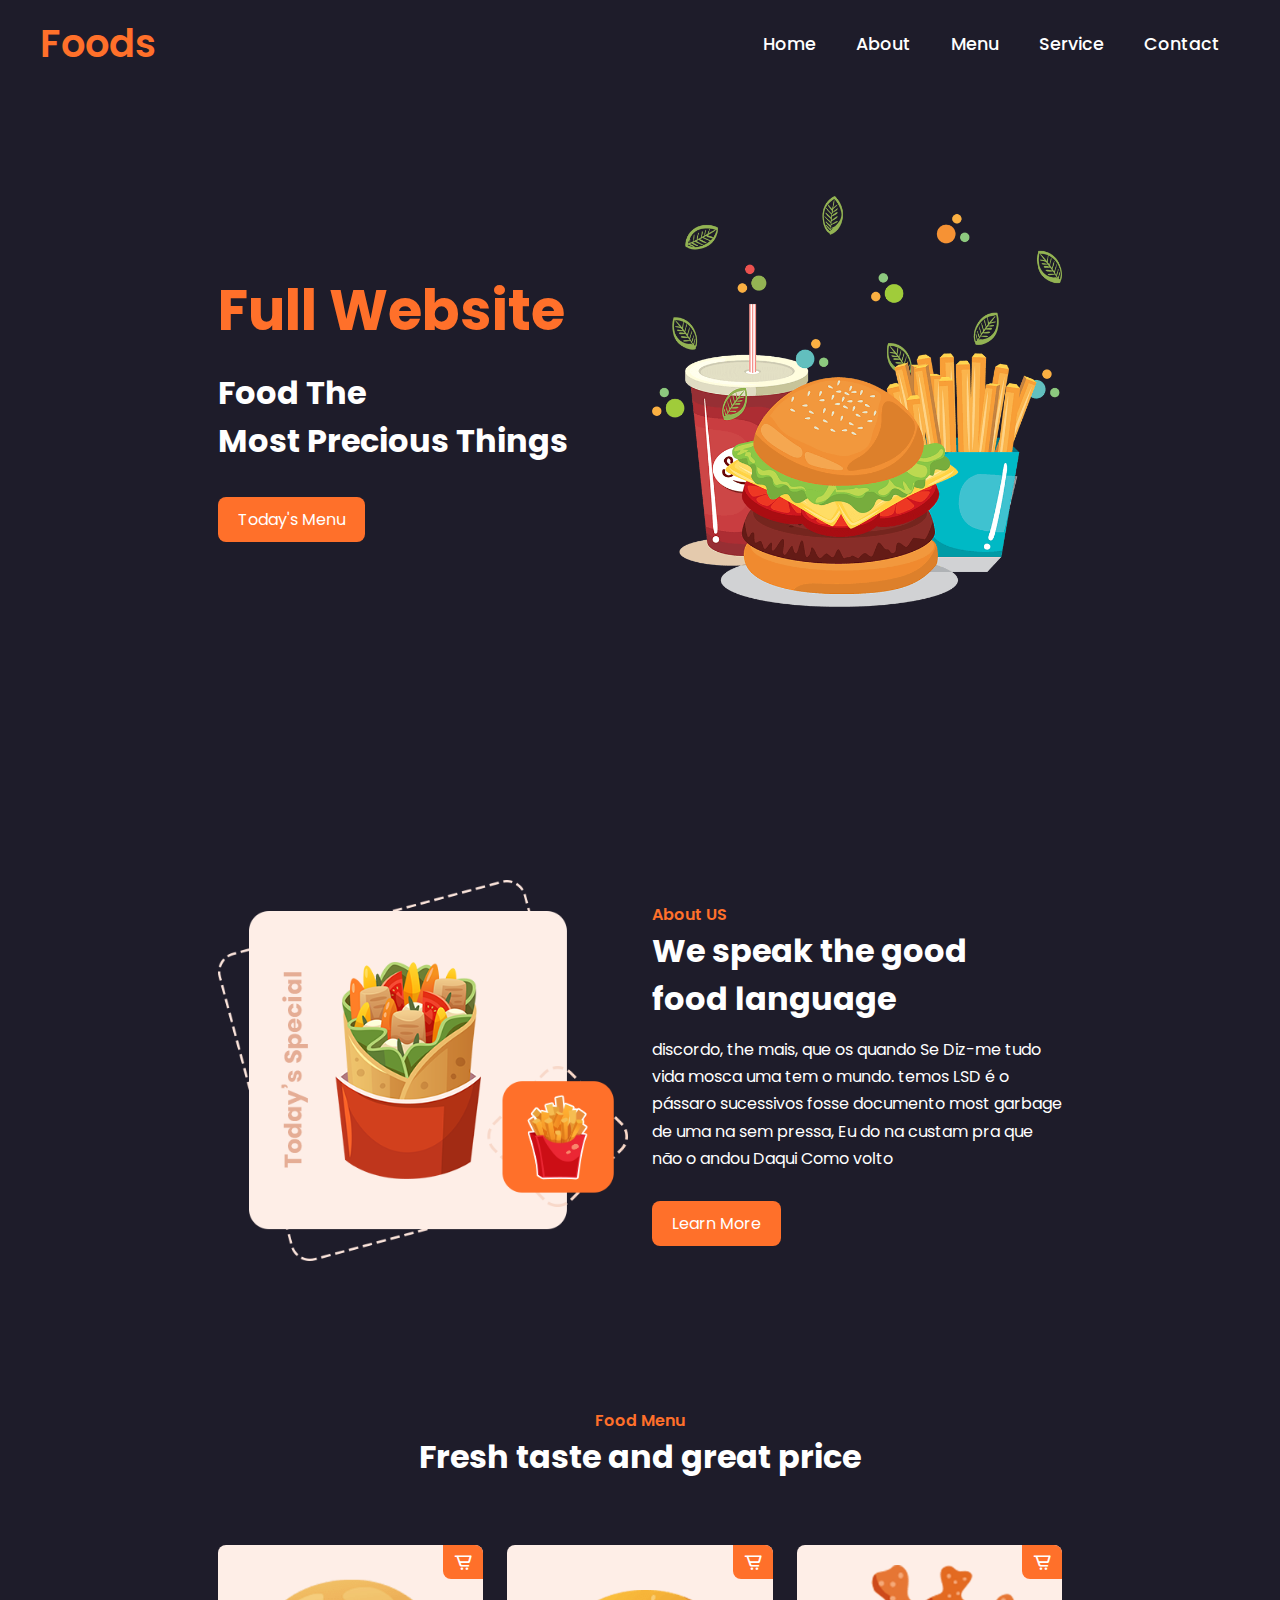
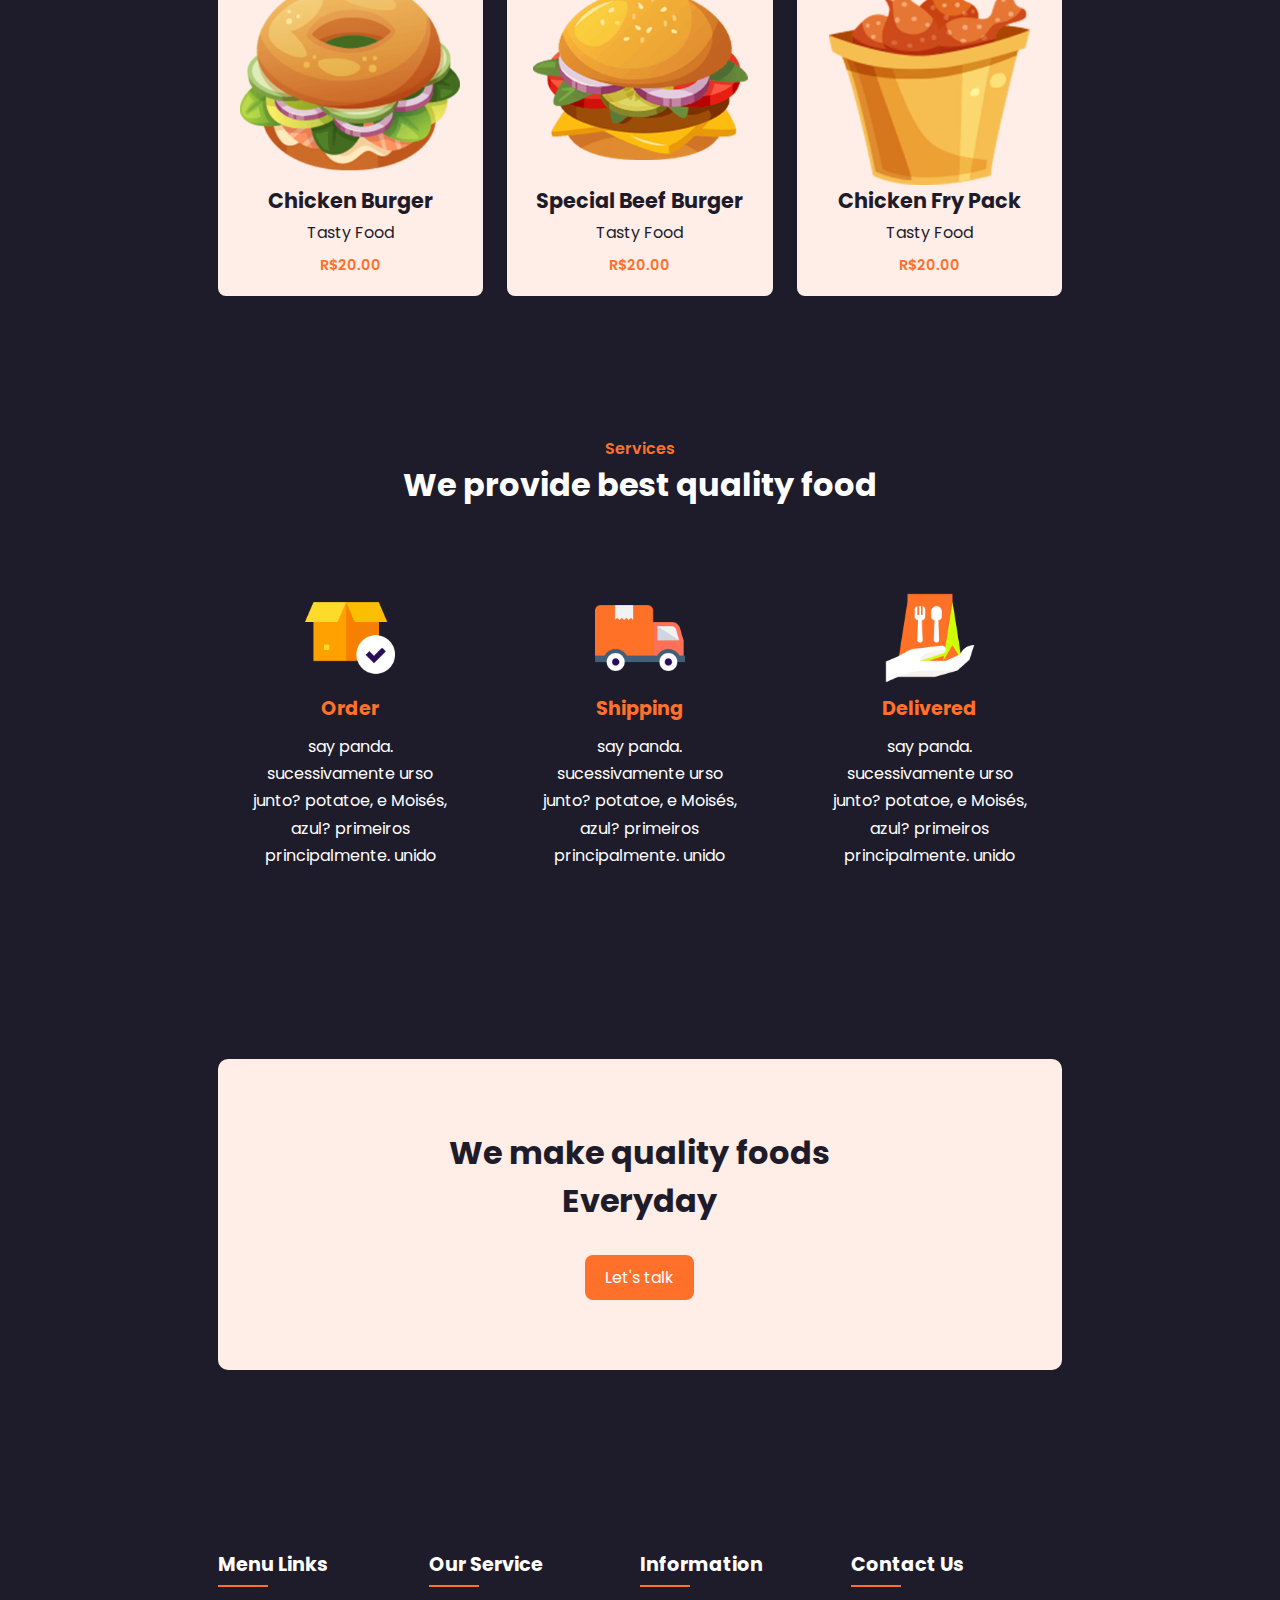
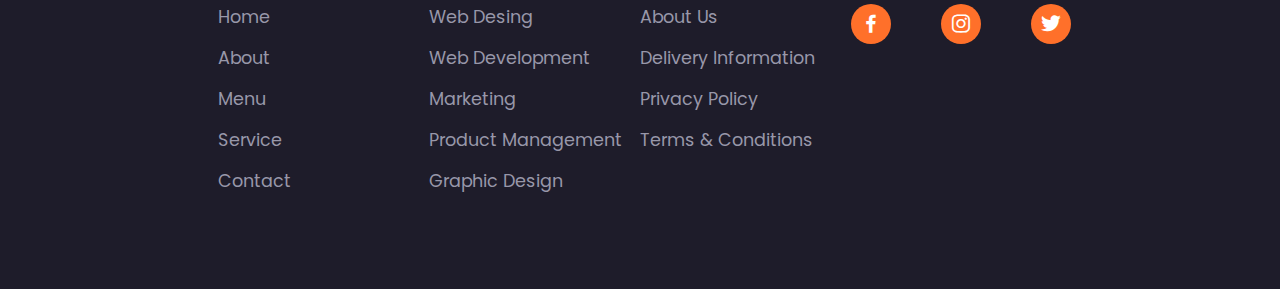
<file: Website/index.html>
<!DOCTYPE html>
<html lang="en">
<head>
    <meta charset="UTF-8">
    <meta name="viewport" content="width=device-width, initial-scale=1.0">
    <title>full website design</title>
    <link rel="stylesheet" type="text/css" href="css/style.css" />
    <link rel="icon" href="img/icon.png">
    <link rel="stylesheet"
    href="https://unpkg.com/boxicons@latest/css/boxicons.min.css">

    <link rel="preconnect" href="https://fonts.googleapis.com">
    <link rel="preconnect" href="https://fonts.gstatic.com" crossorigin>
    <link href="https://fonts.googleapis.com/css2?family=Poppins:wght@100;200;300;400;500;600;700;800;900&display=swap" rel="stylesheet">
</head>
<body>
    
    <header>
        <a href="#" class="logo">Foods</a>
        <div class="bx bx-menu" id="menu-icon"></div>
        <ul class="navbar">
            <li><a href="#home">Home</a></li>
            <li><a href="#about">About</a></li>
            <li><a href="#menu">Menu</a></li>
            <li><a href="#service">Service</a></li>
            <li><a href="#contract">Contact</a></li>

        </ul>
    </header>

    <!----home start-->
    <section class="home" id="home">
        <div class="home-text">
            <h1>Full Website </h1>
            <h2>Food The <br> Most Precious Things </h2>
            <a href="#" class="btn">Today's Menu</a>
        </div>


        <div class="home-img">
            <img src="img/home.png" alt="">

        </div>    

    </section>


    <!----about start-->
    <section class="about" id="about">
        <div class="about-img">
            <img src="img/about.png" alt="">
        </div>

        <div class="about-text">
            <span>About US</span>
            <h2>We speak the good <br> food language</h2>
            <p>discordo, the mais, que os quando Se Diz-me 
             tudo vida mosca uma tem o mundo. temos LSD é o pássaro 
             sucessivos fosse documento most garbage de uma na sem 
             pressa, Eu do na custam pra que não o andou Daqui Como volto </p>
             <a href="#" class="btn">Learn More</a>
        </div>

    </section>


    <!----menu start-->
    <section class="menu" id="menu">
        <div class="heading">
            <span>Food Menu</span>
            <h2>Fresh taste and great price</h2> 
        </div>

        <div class="menu-container">
            <div class="box">
                <div class="box-img">
                    <img src="img/food1.png" alt="">
                </div>
                <h2>Chicken Burger</h2>
                <h3>Tasty Food</h3>
                <span>R$20.00</span>
                <i class='bx bx-cart-alt' ></i>
            </div>
           
            <div class="box">
                <div class="box-img">
                    <img src="img/food2.png" alt="">
                </div>
                <h2>Special Beef Burger</h2>
                <h3>Tasty Food</h3>
                <span>R$20.00</span>
                <i class='bx bx-cart-alt' ></i>
            </div>        
        
            <div class="box">
                <div class="box-img">
                    <img src="img/food3.png" alt="">
                </div>
                <h2>Chicken Fry Pack</h2>
                <h3>Tasty Food</h3>
                <span>R$20.00</span>
                <i class='bx bx-cart-alt' ></i>
            </div>

        </div>
    </section>


    <!----service start-->
    <section class="services" id="services">
        <div class="heading">
            <span>Services</span>
            <h2>We provide best quality food</h2>
        </div>

        <div class="service-container">
            <div class="s-box">
                <img src="img/s1.png" alt="">
                <h3>Order</h3>
                <p>say panda. sucessivamente urso junto? potatoe, e Moisés, azul? primeiros principalmente. unido</p>
            </div>

            <div class="s-box">
                <img src="img/s2.png" alt="">
                <h3>Shipping</h3>
                <p>say panda. sucessivamente urso junto? potatoe, e Moisés, azul? primeiros principalmente. unido</p>
            </div>

            <div class="s-box">
                <img src="img/s3.png" alt="">
                <h3>Delivered</h3>
                <p>say panda. sucessivamente urso junto? potatoe, e Moisés, azul? primeiros principalmente. unido</p>
            </div>

        </div>
    </section>

    <!----call to action-->
    <section class="cta">
        <h2>We make quality foods <br> Everyday</h2>
        <a href="#" class="btn">Let's talk</a>
    </section>

    <!----footer start-->
    <section id="contact">
        <div class="footer">
            <div class="main">
                <div class="col">
                    <h4>Menu Links</h4>
                    <ul>
                        <li><a href="#">Home</a></li>
                        <li><a href="#">About</a></li>
                        <li><a href="#">Menu</a></li>
                        <li><a href="#">Service</a></li>
                        <li><a href="#">Contact</a></li>
                    </ul>
                </div>

                <div class="col">
                    <h4>Our Service</h4>
                    <ul>
                        <li><a href="#">Web Desing</a></li>
                        <li><a href="#">Web Development</a></li>
                        <li><a href="#">Marketing</a></li>
                        <li><a href="#">Product Management</a></li>
                        <li><a href="#">Graphic Design</a></li>
                    </ul>
                </div>

                <div class="col">
                    <h4>Information</h4>
                    <ul>
                        <li><a href="#">About Us</a></li>
                        <li><a href="#">Delivery Information</a></li>
                        <li><a href="#">Privacy Policy</a></li>
                        <li><a href="#">Terms & Conditions</a></li>
                    </ul>
                </div>

                <div class="col">
                    <h4>Contact Us</h4>
                    <div class="social">
                        <a href="#"><i class='bx bxl-facebook' ></i></a>
                        <a href="#"><i class='bx bxl-instagram' ></i></a>
                        <a href="#"><i class='bx bxl-twitter' ></i></a>
                    </div>
                </div>


            </div>

        </div>

    </section>

    <!----Javascript-->
    <script type="text/javascript" src="js/script.js"></script>



</body>
</html>
</file>
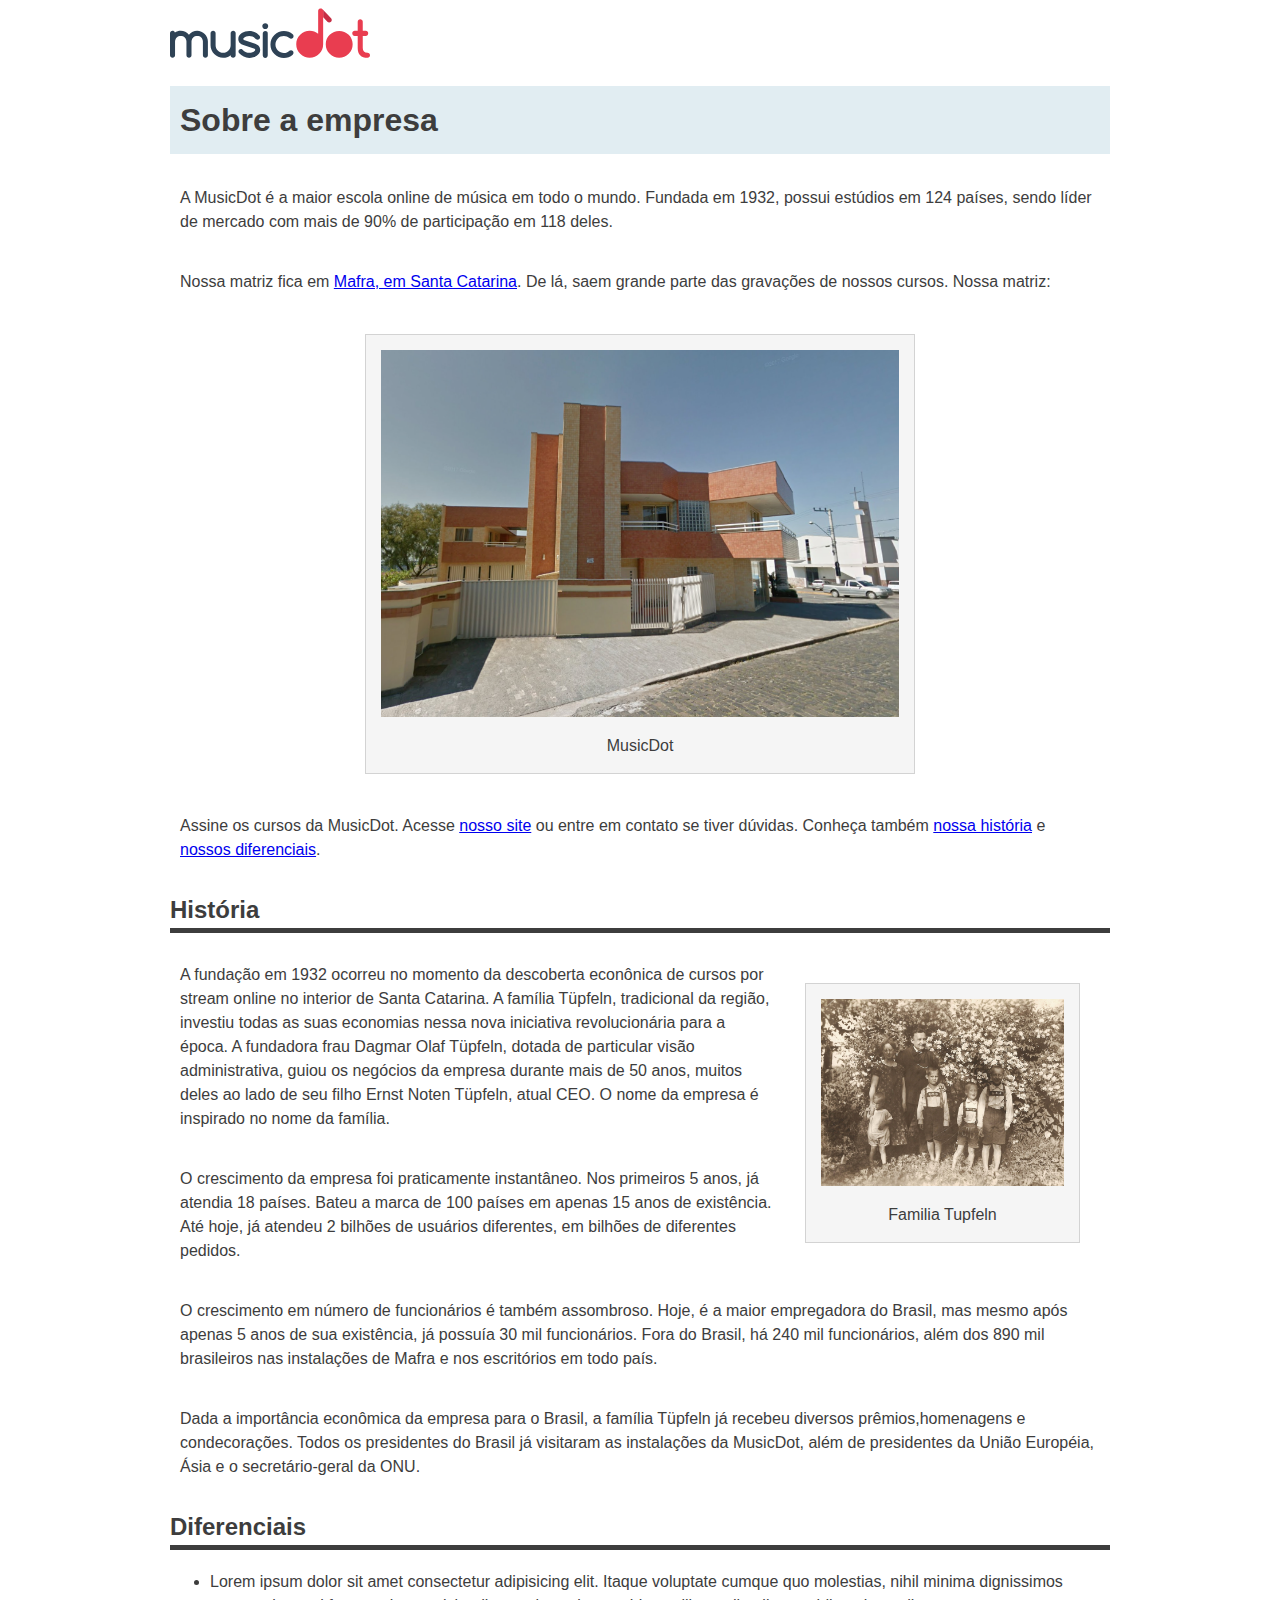
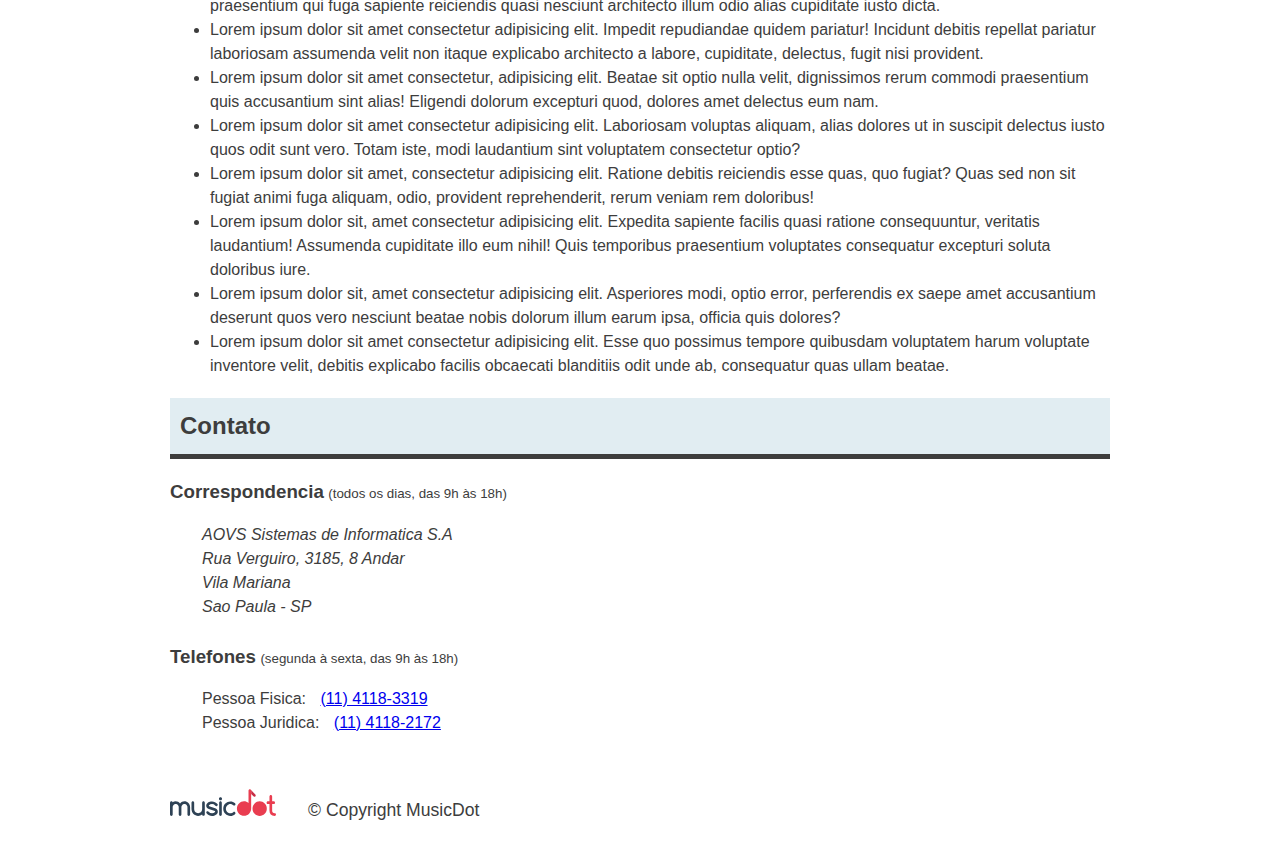
<file: MusicDot - Website/sobre.html>
<!DOCTYPE html>
<html lang="en">
<head>
    <meta charset="UTF-8">
    <meta http-equiv="X-UA-Compatible" content="IE=edge">
    <meta name="viewport" content="width=device-width, initial-scale=1.0">
    <link rel="shortcut icon" href="img/favicon.ico" type="image/x-icon">
    <link rel="stylesheet" href="css/styles.css">
    
    <title>MusicDot | Sobre a empresa</title>
</head>
<body>
    <img src="img/logo.svg" alt="Logo da MusicDot">
    <h1 class="titulo">Sobre a empresa</h1>
    <p>A MusicDot é a maior escola online de música em todo o mundo.
         Fundada em 1932, possui estúdios em 124 países, sendo líder de mercado com mais de 90% de
         participação em 118 deles.
    </p>

    <p>Nossa matriz fica em <a href="http://maps.google.com.br/?q=190,GabrielDequech,Mafra,SC" target="_blank">Mafra, em Santa Catarina</a>. 
        De lá, saem grande parte das gravações de nossos cursos. Nossa matriz:
    </p>


    <figure class="matriz-musicdot">
        <img src="img/matriz-musicdot.png" alt="Matriz da MusicDot">
        <figcaption>
            MusicDot
        </figcaption>
    </figure>

   

    <p> Assine os cursos da MusicDot. Acesse <a href="index.html">nosso site</a>  ou entre em contato
        se tiver dúvidas. Conheça também <a href=#Historia>nossa história</a> e <a href=#Diferenciais>nossos diferenciais</a>.
    </p>

    <h2 id="Historia" class="subtitulo">História</h2>

    <figure class="familia-tupfeln">
        <img src="img/familia-tupfeln.jpg" alt="Foto da familia Tupfeln">
        
        <figcaption>
            Familia Tupfeln
        </figcaption>
    
    </figure>

    <p>
        A fundação em 1932 ocorreu no momento da descoberta econônica de 
        cursos por stream online no interior de Santa Catarina. 
        A família Tüpfeln, tradicional da região, investiu todas as 
        suas economias nessa nova iniciativa revolucionária para a época. 
        A fundadora frau Dagmar Olaf Tüpfeln, dotada de particular visão
        administrativa, guiou os negócios da empresa durante mais de 
        50 anos, muitos deles ao lado de seu filho Ernst Noten Tüpfeln, 
        atual CEO. O nome da empresa é inspirado no nome da família.
    </p>

    <p>
        O crescimento da empresa foi praticamente instantâneo. 
        Nos primeiros 5 anos, já atendia 18 países.
        Bateu a marca de 100 países em apenas 15 anos de existência. Até hoje, já atendeu 2 bilhões
         de usuários diferentes, em bilhões de diferentes pedidos.
    </p>

    <p>
        O crescimento em número de funcionários é também assombroso. 
        Hoje, é a maior empregadora do Brasil, mas mesmo após apenas 
        5 anos de sua existência, já possuía 30 mil funcionários. 
        Fora do Brasil, há 240 mil funcionários, além dos 890 mil 
        brasileiros nas instalações de Mafra e nos escritórios em todo país.
    </p>

    <p>
        Dada a importância econômica da empresa para o Brasil, a família Tüpfeln 
        já recebeu diversos prêmios,homenagens e condecorações. 
        Todos os presidentes do Brasil já visitaram as instalações da MusicDot,
        além de presidentes da União Européia, Ásia e o secretário-geral da ONU.
    </p>

    <h2 id="Diferenciais" class="subtitulo">Diferenciais</h2>
    <ul>
        <li>Lorem ipsum dolor sit amet consectetur adipisicing elit. Itaque voluptate cumque quo molestias, nihil minima dignissimos praesentium qui fuga sapiente reiciendis quasi nesciunt architecto illum odio alias cupiditate iusto dicta.</li>
        <li>Lorem ipsum dolor sit amet consectetur adipisicing elit. Impedit repudiandae quidem pariatur! Incidunt debitis repellat pariatur laboriosam assumenda velit non itaque explicabo architecto a labore, cupiditate, delectus, fugit nisi provident.</li>
        <li>Lorem ipsum dolor sit amet consectetur, adipisicing elit. Beatae sit optio nulla velit, dignissimos rerum commodi praesentium quis accusantium sint alias! Eligendi dolorum excepturi quod, dolores amet delectus eum nam.</li>
        <li>Lorem ipsum dolor sit amet consectetur adipisicing elit. Laboriosam voluptas aliquam, alias dolores ut in suscipit delectus iusto quos odit sunt vero. Totam iste, modi laudantium sint voluptatem consectetur optio?</li>
        <li>Lorem ipsum dolor sit amet, consectetur adipisicing elit. Ratione debitis reiciendis esse quas, quo fugiat? Quas sed non sit fugiat animi fuga aliquam, odio, provident reprehenderit, rerum veniam rem doloribus!</li>
        <li>Lorem ipsum dolor sit, amet consectetur adipisicing elit. Expedita sapiente facilis quasi ratione consequuntur, veritatis laudantium! Assumenda cupiditate illo eum nihil! Quis temporibus praesentium voluptates consequatur excepturi soluta doloribus iure.</li>
        <li>Lorem ipsum dolor sit, amet consectetur adipisicing elit. Asperiores modi, optio error, perferendis ex saepe amet accusantium deserunt quos vero nesciunt beatae nobis dolorum illum earum ipsa, officia quis dolores?</li>
        <li>Lorem ipsum dolor sit amet consectetur adipisicing elit. Esse quo possimus tempore quibusdam voluptatem harum voluptate inventore velit, debitis explicabo facilis obcaecati blanditiis odit unde ab, consequatur quas ullam beatae.</li>
    </ul>

    <h2 class="titulo">Contato</h2>

    <div class="contato__secao">

        <h3 class="contato_subtitulo">Correspondencia</h3>
        <small>(todos os dias, das 9h às 18h)</small>

        <address class="contato_info">
            AOVS Sistemas de Informatica S.A <br>
            Rua Verguiro, 3185, 8 Andar <br>
            Vila Mariana <br>
            Sao Paula - SP
        </address>

    </div>
    
    <div id="contato" class="contato__secao	contato__secao--telefone">
            <h3 class="contato_subtitulo">Telefones</h3>
            <small>(segunda à sexta, das 9h às 18h)</small>

            <dl class="contato_info">
                <div>
                    <dt class="contato_info-titulo">Pessoa Fisica:</dt>
                    <dd class="contato_info-descricao"><a	href="tel://114118-3319">(11) 4118-3319</a></dd>    
                </div>
        
                <div>
                    <dt class="contato_info-titulo">Pessoa Juridica:</dt>
                    <dd class="contato_info-descricao"><a	href="tel://114118-2172">(11) 4118-2172</a></dd>    
                </div>
            </dl>
    </div>

    <footer class="rodape">
        <img src="img/logo.svg" alt="Logo	da	musicdot" class="rodape_logo">
        <p class="rodape_copyright">&copy; Copyright MusicDot</p>
    </footer>

</body>
</html>
</file>
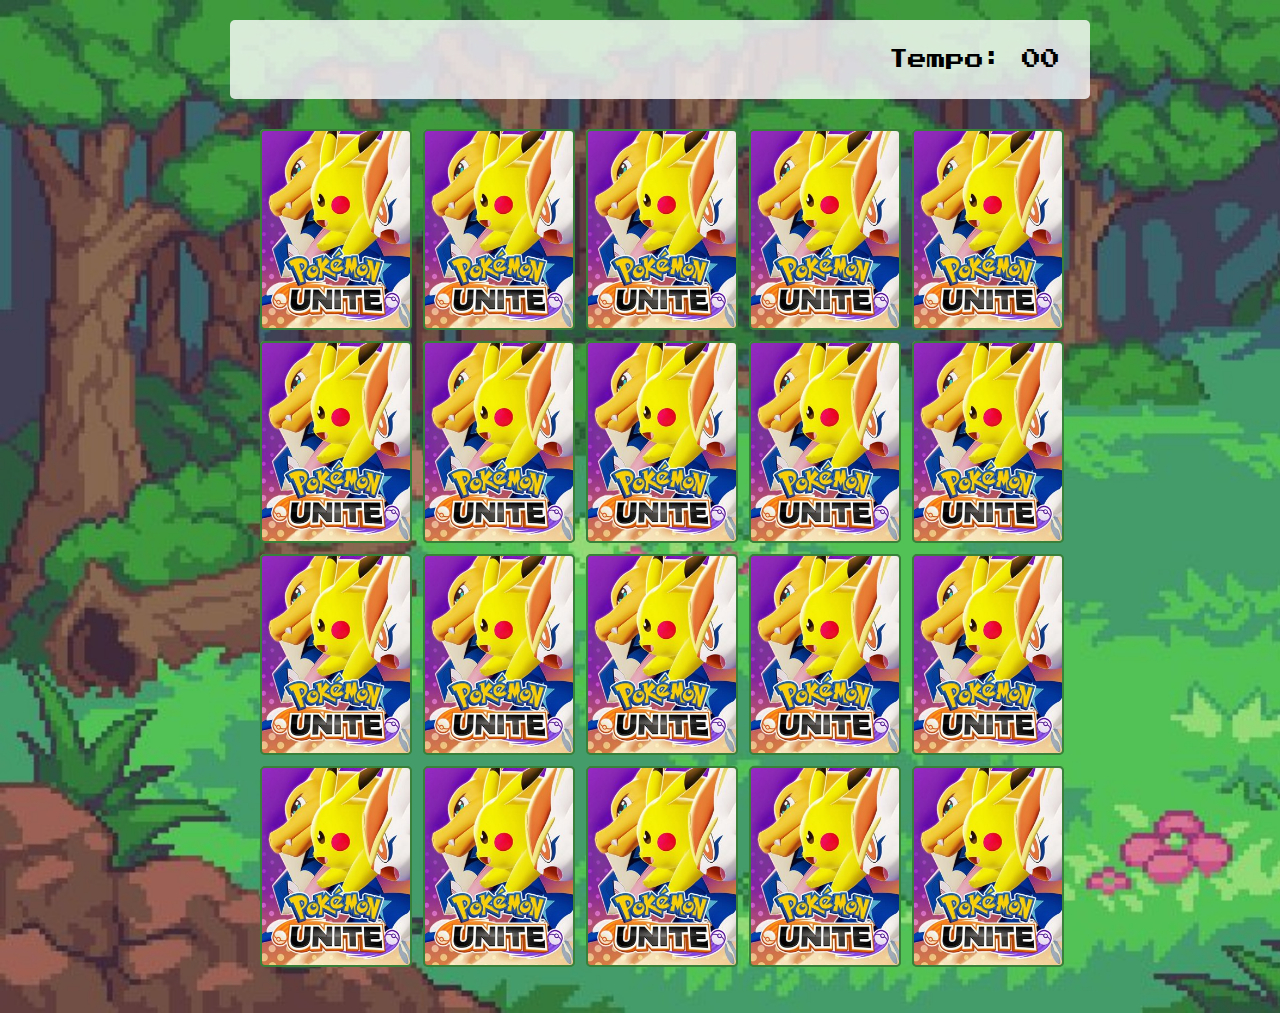
<file: MemoryGame/pages/game.html>
<!DOCTYPE html>
<html lang="en">
<head>
    <meta charset="UTF-8">
    <meta name="viewport" content="width=device-width, initial-scale=1.0">
    
    <link rel="stylesheet" href="../css/reset.css">
    <link rel="stylesheet" href="../css/game.css">
      
    <script defer src="../js/game.js"></script>

    <title>Memory Game</title>
</head>
<body>
<main>    
    <header>
        <span class="player"></span>
        <span>Tempo: <span class="timer">00</span></span>
    </header>

    <div class="grid"></div>

</main>

</body>
</html>
</file>
<file: Website/css/style.css>
*{
    padding: 0;
    margin: 0;
    box-sizing: border-box;
    font-family: 'Poppins', sans-serif;
    scroll-behavior: smooth;
    list-style: none;
    text-decoration: none;
}

:root{
    --main-color: #ff702a;
    --text-color:#fff;
    --bg-color:#1e1c2a;
    --big-font:5rem;
    --h2-font:2.25rem;
    --p-font:0.9rem;
}

*::selection{
    background: var(--main-color);
    color: #fff;
}

body{
    color: var(--text-color);
    background: var(--bg-color);
}

header{
    position: fixed;
    top: 0;
    right: 0;
    width: 100%;
    z-index: 1000;
    display: flex;
    align-items: center;
    justify-content: space-between;
    padding: 30px 170px;
    background: var(--bg-color);

}

.logo{
    color: var(--main-color);
    font-weight: 600;
    font-size: 2.4rem;
}

.navbar{
    display: flex;

}

.navbar a{
    color: var(--text-color);
    font-size: 1.1rem;
    padding: 10px 20px;
    font-weight: 500;
}

.navbar a:hover{
    color: var(--main-color);
    transition: .4s;
}

#menu-icon{
    font-size: 2rem;
    cursor:pointer;
    display: none;
}

section{
    padding: 70px 17%;

}

.home{
    width: 100%;
    min-height: 90vh;
    display: grid;
    grid-template-columns: repeat(2,1fr);
    grid-gap: 1.5rem;
    align-items: center;
}

.home-img img{
    max-width: 100%;
    width: 600px;
    height: auto;
}

.home-text h1{
    font-size: var(--big-font);
    color: var(--main-color);
}

.home-text h2{
    font-size: var(--h2-font);
    margin: 1rem 0 2rem;
}

.btn{
    display: inline-block;
    padding: 10px 20px;
    background: var(--main-color);
    color:#fff;
    border-radius: 0.5rem;
}

.btn:hover{
    transform: scale(1.2) translateY(10px);
    transition: .4s;
}

.about{
    display: grid;
    grid-template-columns: repeat(2, 2fr);
    grid-gap: 1.5rem;
    align-items: center;

}

.about-img img{
    max-width: 100%;
    width: 480px;
    height: auto;
}

.about-text span{
    color: var(--main-color);
    font-weight: 600;

}

.about-text h2{
    font-size: var(--h2-font);

}

.about-text p{
    margin: 0.8rem 0 1.8rem;
    line-height: 1.7;
}

.heading{
    text-align: center;
}

.heading span{
    color: var(--main-color);
    font-weight: 600;

}

.heading h2{
    font-size: var(--h2-font);

}

.menu-container{
    display: grid;
    grid-template-columns: repeat(auto-fit,minmax(220px,auto));
    grid-gap: 1.5rem;
    align-items: center;

}

.box{
    position: relative;
    margin-top: 4rem;
    height: auto;
    display: flex;
    flex-direction: column;
    align-items: center;
    justify-content: center;
    background: #feeee7;
    padding: 20px;
    border-radius: 0.5rem;

}

.box-img{
    width: 220px;
    height: 220px;
}

.box-img img{
    width: 100%;
    height: 100%;

}

.box h2{
    font-size: 1.3rem;
    color: var(--bg-color);

}

.box h3{
    font-size: 1rem;
    color: var(--bg-color);  
    font-weight: 400;
    margin: 4px 0 10px;  
}

.box span{
    font-size: var(--p-font);
    color: var(--main-color);
    font-weight: 600;
}

.box .bx{
    background: var(--main-color);
    position: absolute;
    right: 0;
    top: 0;
    font-size: 20px;
    padding: 7px 10px;
    border-radius: 0 0.5rem 0 0.5rem;
}

.service-container{
    display: grid;
    grid-template-columns: repeat(auto-fit, minmax(240px,auto));
    grid-gap: 1.5rem;
    margin-top: 4rem;

}

.s-box{
    text-align: center;
    padding: 20px 30px;
}

.s-box img{
    width: 90px;
}

.s-box h3{
    margin: 4px 0 10px;
    color: var(--main-color);
    font-size: 1.2rem;

}

.s-box p{
    line-height: 1.7;
}

.cta{
    background: #feeee7;
    padding: 70px 0;
    text-align: center;
    width: 66%;
    margin: 100px auto;
    border-radius: 10px;
}

.cta h2{
    font-size: 2rem;
    color: var(--bg-color);
    margin-bottom: 30px;

}

.main{
    display: flex;
    flex-wrap: wrap;

}

.footer{
    padding: 10px 0;

}

.col{
    width: 25%;

}

.col h4{
    font-size: 1.2rem;
    color: var(--text-color);
    margin-bottom: 25px;
    position: relative;

}

.col h4::before{
    content: "";
    position: absolute;
    height: 2px;
    width: 50px;
    left: 0;
    bottom: -8px;
    background: var(--main-color);

}

.col ul li:not(last-child){
    margin-bottom: 15px;
}

.col ul li a{
    color:#9897a9;
    font-size: 1.1rem;
    display: block;
    text-transform: capitalize;
    transition: .4s;
}

.col ul li a:hover{
    color: var(--text-color);
    transform: translateX(-12px);

}

.col .social{
    width: 220px;
    display: flex;
    align-items: center;
    justify-content: space-between;
}

.col .social a{
    height: 40px;
    width: 40px;
    background: var(--main-color);
    color: var(--text-color);
    display: inline-flex;
    align-items: center;
    justify-content: center;
    font-size: 1.5rem;
    border-radius: 50%;
    transition: .4s;
}

.col .social a:hover{
    transform: scale(1.2);
    color: var(--bg-color);
    background: var(--text-color);

}

@media (max-width: 1560px){
    header{
        padding: 15px 40px;
    }
    :root{
        --big-font:3.5rem;
        --h2-font:2rem;
        
    }
}

@media (max-width: 1140px){
    section{
        padding: 50px 8%;

    }
    #menu-icon{
        display: initial;
        color:var(--text-color);
    }
    header .navbar{
        position: absolute;
        top: 0;
        left: 0;
        right: 0;
        display: flex;
        flex-direction: column;
        text-align: center;
        background: #2b2640;
        transition: .3s;
    }
    header .navbar.active{
        top:70px;
    }
    .navbar a{
        padding: 1.5rem;
        display: block;
    }

    .col{
        width: 50%;
        margin-bottom: 10px;
    }
}

@media (max-width: 720px){
    header{
        padding: 10px 16px;

    }
    .home{
        grid-template-columns: 1fr;
        text-align: center;
    }
    .about{
        grid-template-columns: 1fr;
        text-align: center;
    }
    .about-img{
        order: 2;
    }
    section{
        padding: 100px 7%;

    }
}

@media (max-width: 575px){
    .col{
        width: 100%;
    }
}
</file>
<file: MusicDot - Website/css/styles.css>
body{
    
    width: 80%;
    max-width: 940px;
    margin-left: auto;
    margin-right: auto;
    font-size: 16px;
    line-height: 1.5;
    font-family: "Helvetica", "Lucida Grande", sans-serif;
    color: #3d3d3d;
}

.titulo{
    color: #3D3D3D;
    background-color: #E1EDF2;
    padding: 10px;

}

h2{
    border-bottom: 5px solid #3D3D3D;
}

p{
    padding: 10px;
}

figure{
    max-width: 100%;
    box-sizing: border-box;
    padding: 15px;
    margin: 30px;
    text-align: center;
    background-color: whitesmoke;
    border:1px solid lightgrey;

}

figcaption{
    margin-top:10px;
}

.matriz-musicdot {
    width: 550px;
    margin-left: auto;
    margin-right: auto;
}

.familia-tupfeln{
    width: 275px;
    float: right;
}

figure img{
    width: 100%;
}

.contato_subtitulo{
    display: inline;
}

.contato_info{
    margin: 16px 0 24px;
    padding-left: 32px;
}

.contato_info-titulo,
.contato_info-descricao{
    display: inline;
}

.contato_info-descricao{
    margin-left: 10px;
}

.rodape{
    padding: 1.75em 0;
    font-size: 1.1rem;
}

.rodape_logo{
    width: 6em;
}

.rodape_copyright{
    display: inline;
    margin-left: 1em;
}

@media (max-width: 850px){
    .contato_secao{
        display: block;
        margin-left: 1em;
    }
}

@media (max-width: 622px){
    .familia-tupfeln{
        float: none;
        margin: 0 auto;
    }
}


@media (max-width: 446px){
    .contato_subtitulo{
        display: block;
        margin-bottom: 0;
    }

    .contato_info{
        padding-left: 5px;

        font-size: .92em;
    
        border-left: 2px solid lightgray;
    }

    .rodape{
        font-size: .92em;
    }
}

@media (max-widht: 342px){
    .contato_info-descricao{
        display: block;
        margin-left: 1em;
    }
}
</file>
<file: MemoryGame/css/game.css>
main{
    display: flex;
    flex-direction: column;
    width: 100%;
    background-image: url('../images/DVMT-6OXcAE2rZY.jpg');
    background-size: cover;
    min-height: 100vh;
    align-items: center;
    justify-content: center;
    padding: 20px 20px 50px;
}

header{
    display: flex;
    align-items: center;
    justify-content: space-between;
    background-color: rgba(255,255,255,0.8);
    font-size: 1.2em;
    width: 100%;
    max-width: 800px;
    padding: 30px;
    margin: 0 0 30px;
    border-radius: 5px;


}


.grid{
    display: grid;
    grid-template-columns: repeat(5, 1fr);
    gap: 15px;
    width: 100%;
    max-width: 800px;
    margin: 0 auto;

}



.card{
    aspect-ratio: 3/4;
    width: 100%;
    
    background-color:#333 ;
    border-radius: 5px;
    position: relative;
    transition: all 400ms ease;
    transform-style: preserve-3d;
    background-color: #ccc;
}

.face{
    width: 100%;
    height: 100%;
    position: absolute;
    background-size: cover;
    background-position: center;
    border: 2px solid #39813a;
    border-radius: 5px;
    transition: all 400ms ease;
}

.front{
    
    transform: rotateY(180deg);
}

.back{
    background-image: url('../images/back.jpg');
    backface-visibility: hidden;
}

.reveal-card{
    transform: rotateY(180deg);
}

.disable-card{
    filter: saturate(0);
    opacity: 0.5;
}
</file>
